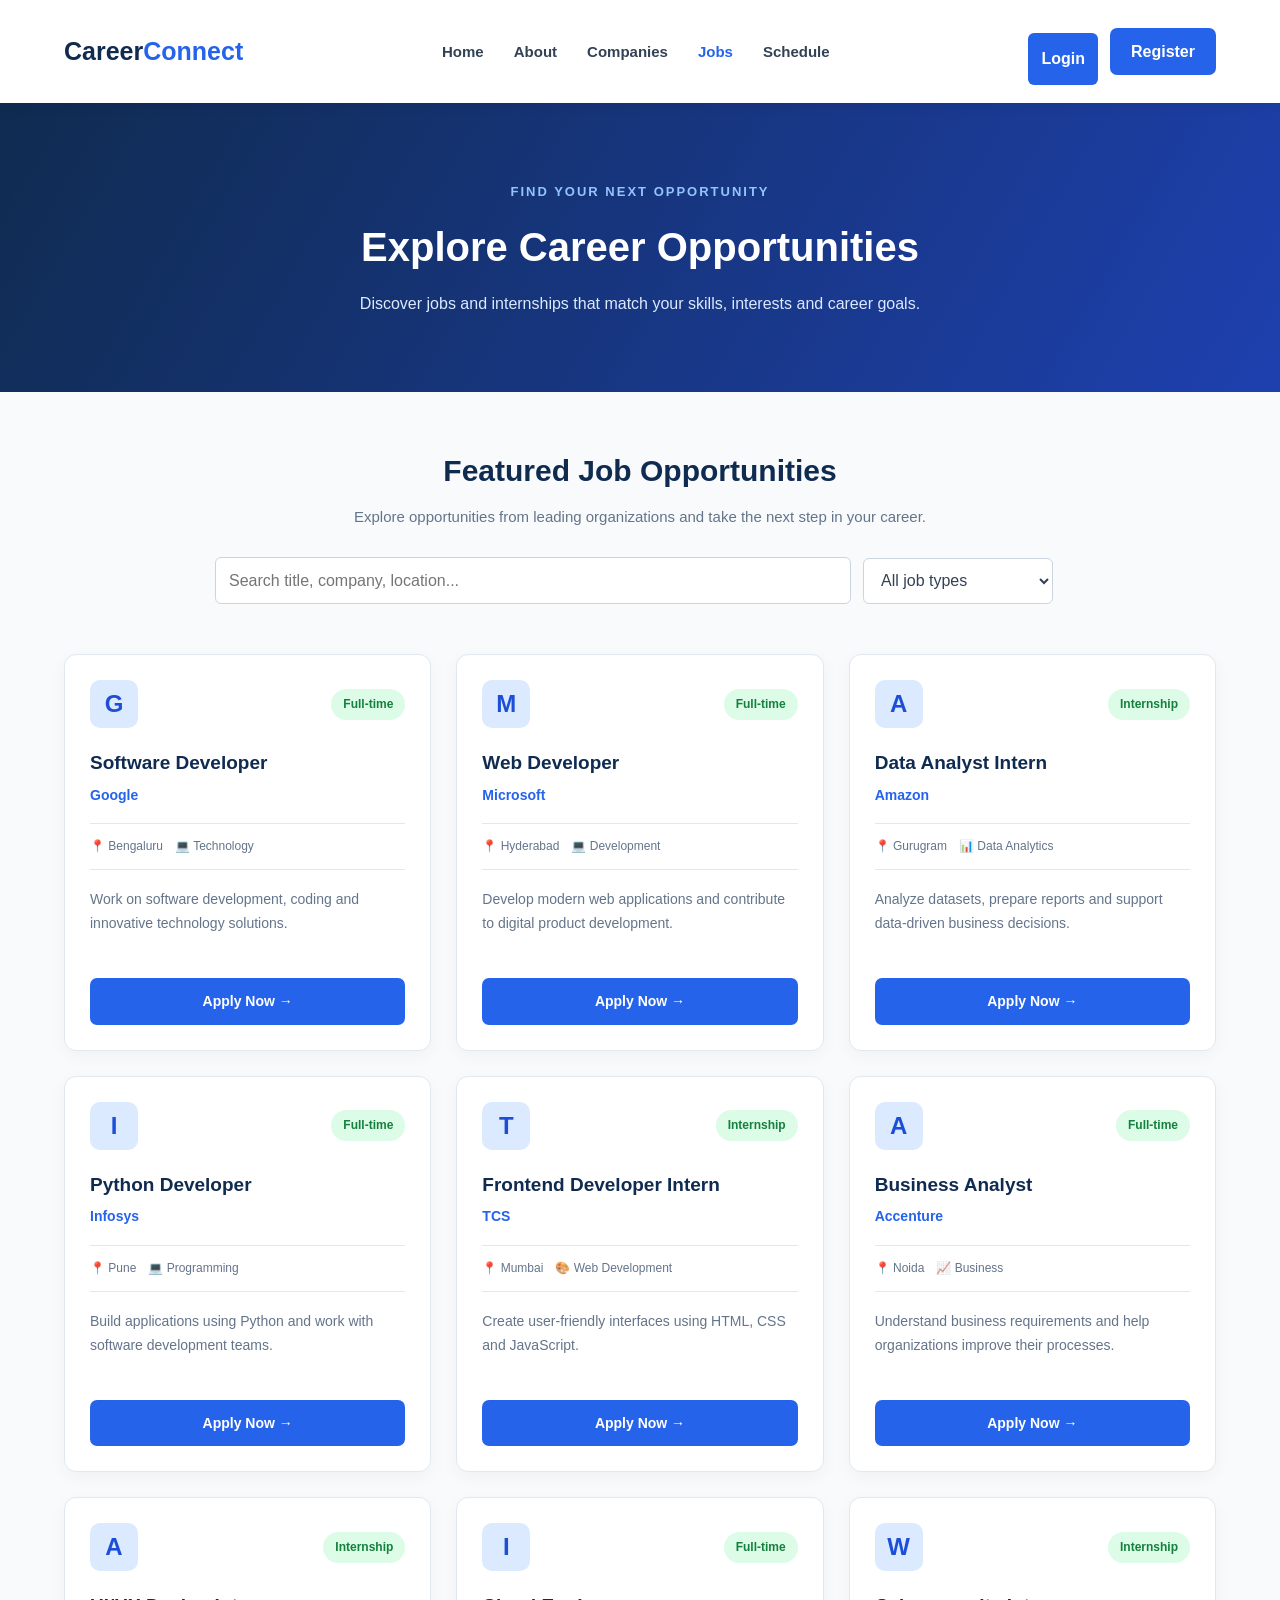
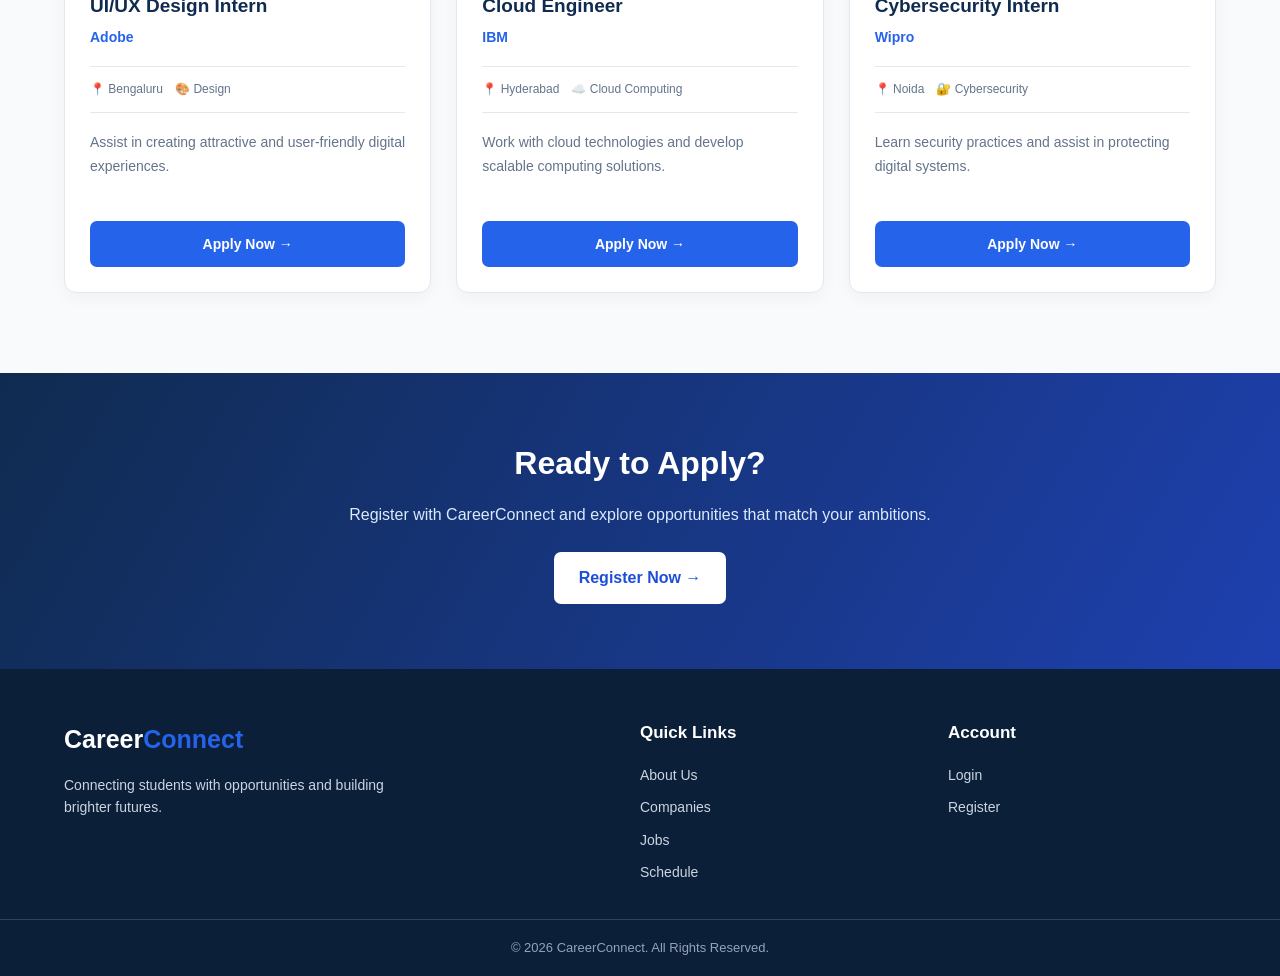
<file: jobs.html>
<!DOCTYPE html>
<html lang="en">
<head>
    <meta charset="UTF-8">
    <meta name="viewport" content="width=device-width, initial-scale=1.0">
    <title>Jobs | CareerConnect</title>
    <link rel="stylesheet" href="style.css">
    <script src="script.js" defer></script>
</head>

<body>

    <!-- NAVBAR -->
    <header class="navbar">
        <div class="container nav-container">

            <a href="index.html" class="logo">
                Career<span>Connect</span>
            </a>

            <nav>
                <ul class="nav-links">
                    <li><a href="index.html">Home</a></li>
                    <li><a href="about.html">About</a></li>
                    <li><a href="companies.html">Companies</a></li>
                    <li><a href="jobs.html" class="active">Jobs</a></li>
                    <li><a href="schedule.html">Schedule</a></li>
                </ul>
            </nav>

            <div class="nav-buttons">
                <a href="login.html" class="login-btn">Login</a>
                <a href="register.html" class="register-btn">Register</a>
            </div>
            <button class="menu-toggle" type="button" aria-label="Toggle navigation" aria-expanded="false">Menu</button>

        </div>
    </header>


    <!-- PAGE BANNER -->
    <section class="jobs-banner">
        <div class="container">
            <span>FIND YOUR NEXT OPPORTUNITY</span>
            <h1>Explore Career Opportunities</h1>
            <p>
                Discover jobs and internships that match your
                skills, interests and career goals.
            </p>
        </div>
    </section>


    <!-- JOB INTRODUCTION -->
    <section class="jobs-intro">
        <div class="container">
            <h2>Featured Job Opportunities</h2>
            <p>
                Explore opportunities from leading organizations
                and take the next step in your career.
            </p>
            <div class="job-filters" aria-label="Filter jobs">
                <label class="visually-hidden" for="jobSearch">Search jobs</label>
                <input id="jobSearch" type="search" placeholder="Search title, company, location...">
                <label class="visually-hidden" for="jobType">Job type</label>
                <select id="jobType">
                    <option value="">All job types</option>
                    <option value="Full-time">Full-time</option>
                    <option value="Internship">Internship</option>
                </select>
                <p id="jobResults" aria-live="polite"></p>
            </div>
        </div>
    </section>


    <!-- JOB LISTINGS -->
    <section class="jobs-section">
        <div class="container">

            <div class="jobs-grid">

                <!-- JOB 1 -->
                <div class="job-card">
                    <div class="job-top">
                        <div class="job-company-logo">G</div>
                        <span class="job-type">Full-time</span>
                    </div>

                    <h3>Software Developer</h3>
                    <p class="job-company">Google</p>

                    <div class="job-details">
                        <span>📍 Bengaluru</span>
                        <span>💻 Technology</span>
                    </div>

                    <p class="job-description">
                        Work on software development, coding
                        and innovative technology solutions.
                    </p>

                    <a href="login.html" class="apply-btn">Apply Now →</a>
                </div>


                <!-- JOB 2 -->
                <div class="job-card">
                    <div class="job-top">
                        <div class="job-company-logo">M</div>
                        <span class="job-type">Full-time</span>
                    </div>

                    <h3>Web Developer</h3>
                    <p class="job-company">Microsoft</p>

                    <div class="job-details">
                        <span>📍 Hyderabad</span>
                        <span>💻 Development</span>
                    </div>

                    <p class="job-description">
                        Develop modern web applications and
                        contribute to digital product development.
                    </p>

                    <a href="login.html" class="apply-btn">Apply Now →</a>
                </div>


                <!-- JOB 3 -->
                <div class="job-card">
                    <div class="job-top">
                        <div class="job-company-logo">A</div>
                        <span class="job-type">Internship</span>
                    </div>

                    <h3>Data Analyst Intern</h3>
                    <p class="job-company">Amazon</p>

                    <div class="job-details">
                        <span>📍 Gurugram</span>
                        <span>📊 Data Analytics</span>
                    </div>

                    <p class="job-description">
                        Analyze datasets, prepare reports and
                        support data-driven business decisions.
                    </p>

                    <a href="login.html" class="apply-btn">Apply Now →</a>
                </div>


                <!-- JOB 4 -->
                <div class="job-card">
                    <div class="job-top">
                        <div class="job-company-logo">I</div>
                        <span class="job-type">Full-time</span>
                    </div>

                    <h3>Python Developer</h3>
                    <p class="job-company">Infosys</p>

                    <div class="job-details">
                        <span>📍 Pune</span>
                        <span>💻 Programming</span>
                    </div>

                    <p class="job-description">
                        Build applications using Python and
                        work with software development teams.
                    </p>

                    <a href="login.html" class="apply-btn">Apply Now →</a>
                </div>


                <!-- JOB 5 -->
                <div class="job-card">
                    <div class="job-top">
                        <div class="job-company-logo">T</div>
                        <span class="job-type">Internship</span>
                    </div>

                    <h3>Frontend Developer Intern</h3>
                    <p class="job-company">TCS</p>

                    <div class="job-details">
                        <span>📍 Mumbai</span>
                        <span>🎨 Web Development</span>
                    </div>

                    <p class="job-description">
                        Create user-friendly interfaces using
                        HTML, CSS and JavaScript.
                    </p>

                    <a href="login.html" class="apply-btn">Apply Now →</a>
                </div>


                <!-- JOB 6 -->
                <div class="job-card">
                    <div class="job-top">
                        <div class="job-company-logo">A</div>
                        <span class="job-type">Full-time</span>
                    </div>

                    <h3>Business Analyst</h3>
                    <p class="job-company">Accenture</p>

                    <div class="job-details">
                        <span>📍 Noida</span>
                        <span>📈 Business</span>
                    </div>

                    <p class="job-description">
                        Understand business requirements and
                        help organizations improve their processes.
                    </p>

                    <a href="login.html" class="apply-btn">Apply Now →</a>
                </div>


                <!-- JOB 7 -->
                <div class="job-card">
                    <div class="job-top">
                        <div class="job-company-logo">A</div>
                        <span class="job-type">Internship</span>
                    </div>

                    <h3>UI/UX Design Intern</h3>
                    <p class="job-company">Adobe</p>

                    <div class="job-details">
                        <span>📍 Bengaluru</span>
                        <span>🎨 Design</span>
                    </div>

                    <p class="job-description">
                        Assist in creating attractive and
                        user-friendly digital experiences.
                    </p>

                    <a href="login.html" class="apply-btn">Apply Now →</a>
                </div>


                <!-- JOB 8 -->
                <div class="job-card">
                    <div class="job-top">
                        <div class="job-company-logo">I</div>
                        <span class="job-type">Full-time</span>
                    </div>

                    <h3>Cloud Engineer</h3>
                    <p class="job-company">IBM</p>

                    <div class="job-details">
                        <span>📍 Hyderabad</span>
                        <span>☁️ Cloud Computing</span>
                    </div>

                    <p class="job-description">
                        Work with cloud technologies and
                        develop scalable computing solutions.
                    </p>

                    <a href="login.html" class="apply-btn">Apply Now →</a>
                </div>


                <!-- JOB 9 -->
                <div class="job-card">
                    <div class="job-top">
                        <div class="job-company-logo">W</div>
                        <span class="job-type">Internship</span>
                    </div>

                    <h3>Cybersecurity Intern</h3>
                    <p class="job-company">Wipro</p>

                    <div class="job-details">
                        <span>📍 Noida</span>
                        <span>🔐 Cybersecurity</span>
                    </div>

                    <p class="job-description">
                        Learn security practices and assist
                        in protecting digital systems.
                    </p>

                    <a href="login.html" class="apply-btn">Apply Now →</a>
                </div>

            </div>

        </div>
    </section>


    <!-- CTA -->
    <section class="cta-section">
        <div class="container cta-container">
            <h2>Ready to Apply?</h2>
            <p>
                Register with CareerConnect and explore
                opportunities that match your ambitions.
            </p>
            <a href="register.html" class="cta-btn">Register Now →</a>
        </div>
    </section>


    <!-- FOOTER -->
    <footer class="footer">
        <div class="container footer-container">

            <div>
                <a href="index.html" class="footer-logo">
                    Career<span>Connect</span>
                </a>
                <p>
                    Connecting students with opportunities
                    and building brighter futures.
                </p>
            </div>

            <div class="footer-links">
                <h3>Quick Links</h3>
                <a href="about.html">About Us</a>
                <a href="companies.html">Companies</a>
                <a href="jobs.html">Jobs</a>
                <a href="schedule.html">Schedule</a>
            </div>

            <div class="footer-links">
                <h3>Account</h3>
                <a href="login.html">Login</a>
                <a href="register.html">Register</a>
            </div>

        </div>

        <div class="copyright">
            <p>© 2026 CareerConnect. All Rights Reserved.</p>
        </div>
    </footer>

</body>
</html>
</file>
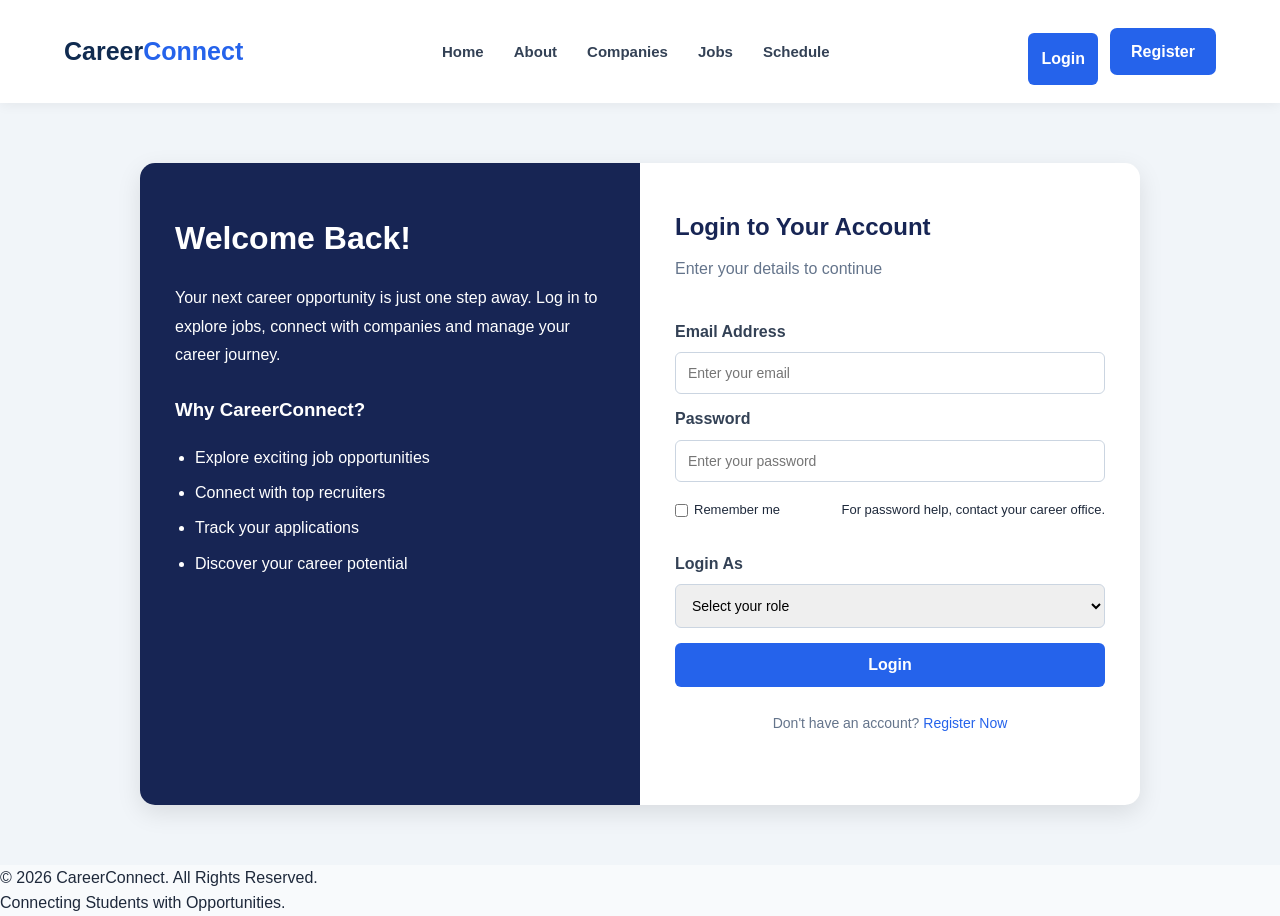
<file: login.html>
<!DOCTYPE html>
<html lang="en">
<head>
    <meta charset="UTF-8">
    <meta name="viewport" content="width=device-width, initial-scale=1.0">
    <title>Login | CareerConnect</title>
    <link rel="stylesheet" href="style.css">
    <script src="script.js" defer></script>
</head>

<body>

    <!-- NAVBAR -->
    <header class="navbar">
        <div class="container nav-container">
            <a href="index.html" class="logo">Career<span>Connect</span></a>
            <nav>
                <ul class="nav-links">
                    <li><a href="index.html">Home</a></li>
                    <li><a href="about.html">About</a></li>
                    <li><a href="companies.html">Companies</a></li>
                    <li><a href="jobs.html">Jobs</a></li>
                    <li><a href="schedule.html">Schedule</a></li>
                </ul>
            </nav>
            <div class="nav-buttons">
                <a href="login.html" class="login-btn active">Login</a>
                <a href="register.html" class="register-btn">Register</a>
            </div>
            <button class="menu-toggle" type="button" aria-label="Toggle navigation" aria-expanded="false">Menu</button>
        </div>
    </header>

    <!-- LOGIN SECTION -->
    <section class="login-section">

        <div class="login-container">

            <div class="login-info">
                <h1>Welcome Back!</h1>
                <p>
                    Your next career opportunity is just one step away.
                    Log in to explore jobs, connect with companies and
                    manage your career journey.
                </p>

                <h3>Why CareerConnect?</h3>
                <ul>
                    <li>Explore exciting job opportunities</li>
                    <li>Connect with top recruiters</li>
                    <li>Track your applications</li>
                    <li>Discover your career potential</li>
                </ul>
            </div>

            <div class="login-form">

                <h2>Login to Your Account</h2>
                <p>Enter your details to continue</p>

                <form>

                    <label for="email">Email Address</label>
                    <input
                        type="email"
                        id="email"
                        name="email"
                        placeholder="Enter your email"
                        required
                    >

                    <label for="password">Password</label>
                    <input
                        type="password"
                        id="password"
                        name="password"
                        placeholder="Enter your password"
                        required
                    >

                    <div class="login-options">
                        <label>
                            <input type="checkbox" name="remember">
                            Remember me
                        </label>
                        <span>For password help, contact your career office.</span>
                    </div>

                    <label for="role">Login As</label>
                    <select id="role" name="role" required>
                        <option value="">Select your role</option>
                        <option value="student">Student</option>
                    </select>

                    <button type="submit" class="login-btn">
                        Login
                    </button>

                </form>

                <p class="register-link">
                    Don't have an account?
                    <a href="register.html">Register Now</a>
                </p>

            </div>

        </div>

    </section>

    <!-- FOOTER -->
    <footer>
        <p>&copy; 2026 CareerConnect. All Rights Reserved.</p>
        <p>Connecting Students with Opportunities.</p>
    </footer>

</body>
</html>
</file>
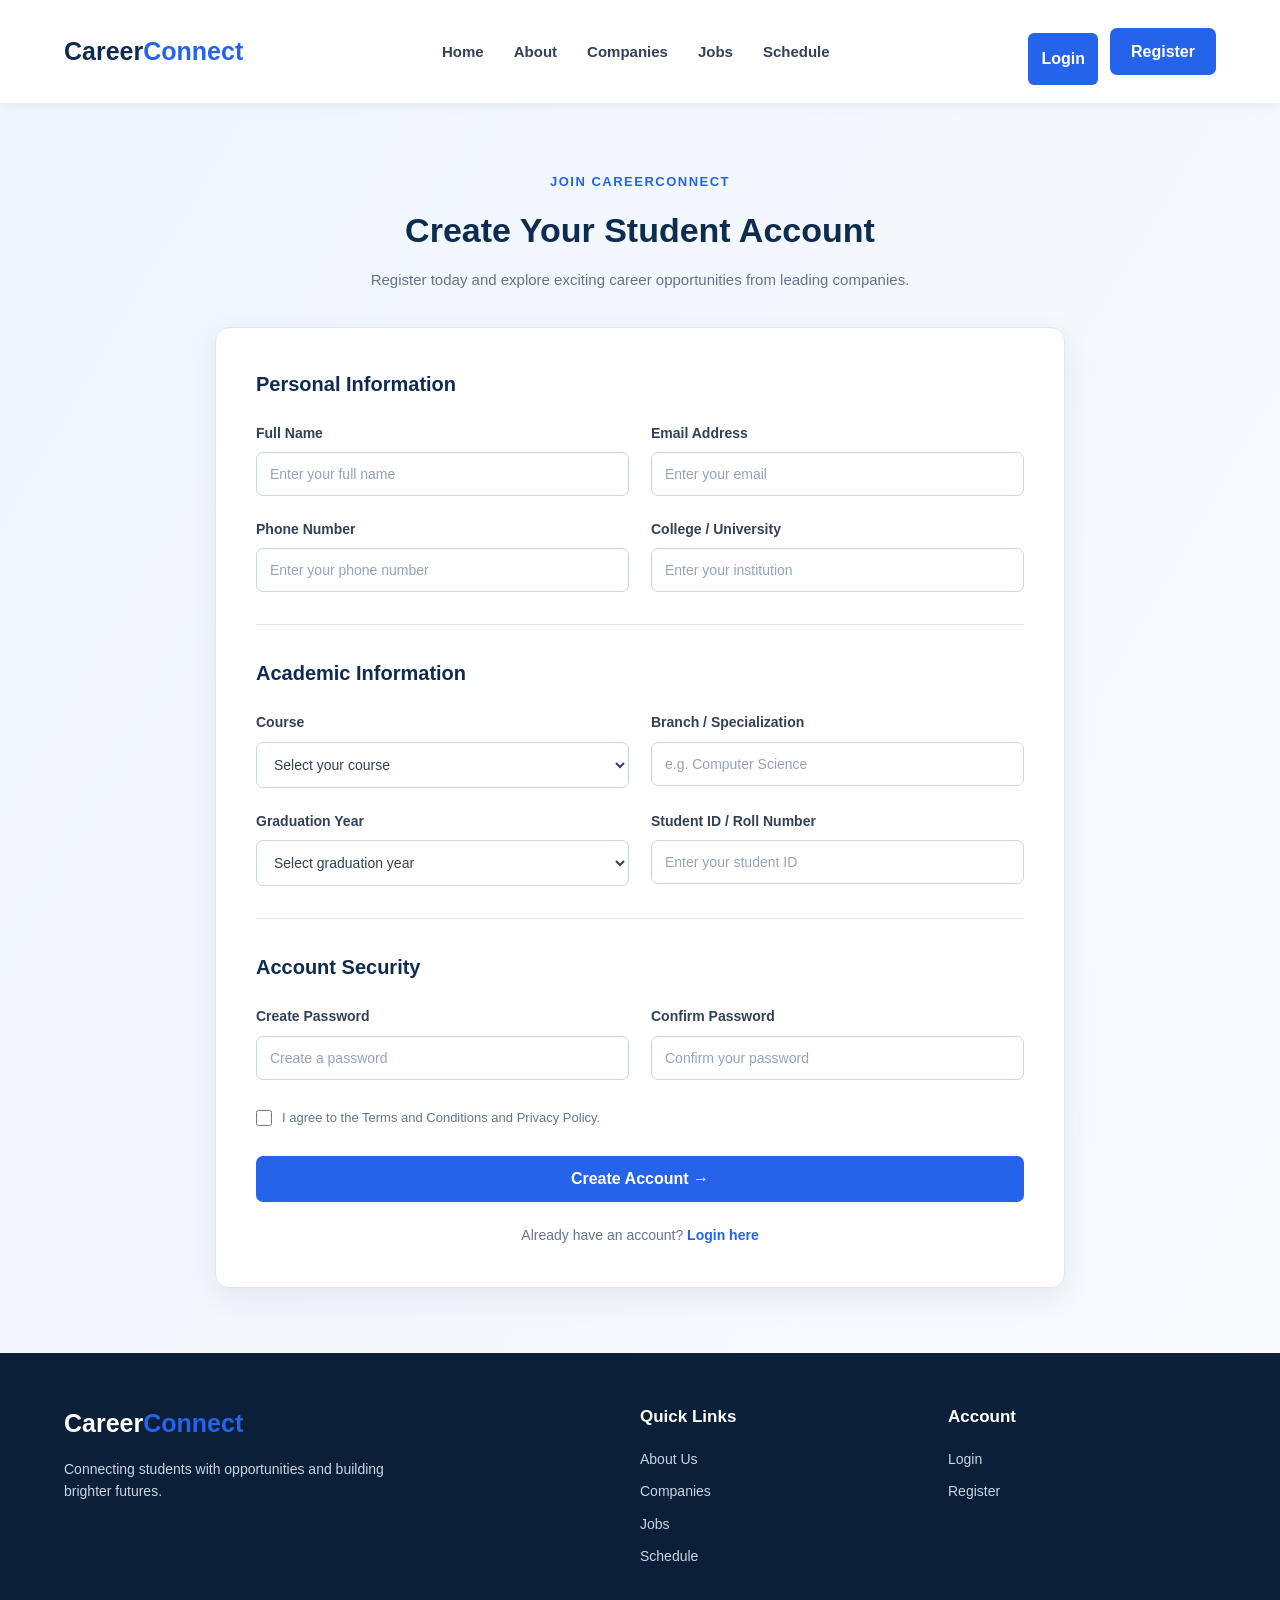
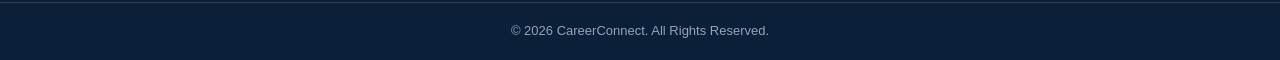
<file: register.html>
<!DOCTYPE html>
<html lang="en">
<head>
    <meta charset="UTF-8">
    <meta name="viewport" content="width=device-width, initial-scale=1.0">
    <title>Student Registration | CareerConnect</title>
    <link rel="stylesheet" href="style.css">
    <script src="script.js" defer></script>
</head>

<body>

    <!-- NAVBAR -->
    <header class="navbar">
        <div class="container nav-container">

            <a href="index.html" class="logo">
                Career<span>Connect</span>
            </a>

            <nav>
                <ul class="nav-links">
                    <li><a href="index.html">Home</a></li>
                    <li><a href="about.html">About</a></li>
                    <li><a href="companies.html">Companies</a></li>
                    <li><a href="jobs.html">Jobs</a></li>
                    <li><a href="schedule.html">Schedule</a></li>
                </ul>
            </nav>

            <div class="nav-buttons">
                <a href="login.html" class="login-btn">Login</a>
                <a href="register.html" class="register-btn active-btn">Register</a>
            </div>
            <button class="menu-toggle" type="button" aria-label="Toggle navigation" aria-expanded="false">Menu</button>

        </div>
    </header>


    <!-- REGISTRATION SECTION -->
    <section class="register-section">

        <div class="register-container">

            <div class="register-heading">
                <span>JOIN CAREERCONNECT</span>
                <h1>Create Your Student Account</h1>
                <p>
                    Register today and explore exciting career
                    opportunities from leading companies.
                </p>
            </div>


            <form class="register-form">

                <h2>Personal Information</h2>

                <div class="form-grid">

                    <div class="form-group">
                        <label for="fullName">Full Name</label>
                        <input type="text" id="fullName"
                            placeholder="Enter your full name" required>
                    </div>

                    <div class="form-group">
                        <label for="email">Email Address</label>
                        <input type="email" id="email"
                            placeholder="Enter your email" required>
                    </div>

                    <div class="form-group">
                        <label for="phone">Phone Number</label>
                        <input type="tel" id="phone"
                            placeholder="Enter your phone number"
                            pattern="[0-9]{10}" maxlength="10" required>
                    </div>

                    <div class="form-group">
                        <label for="college">College / University</label>
                        <input type="text" id="college"
                            placeholder="Enter your institution" required>
                    </div>

                </div>


                <div class="form-divider"></div>


                <h2>Academic Information</h2>

                <div class="form-grid">

                    <div class="form-group">
                        <label for="course">Course</label>
                        <select id="course" required>
                            <option value="">Select your course</option>
                            <option>B.Tech</option>
                            <option>BCA</option>
                            <option>MCA</option>
                            <option>MBA</option>
                            <option>BBA</option>
                            <option>B.Sc</option>
                            <option>Other</option>
                        </select>
                    </div>

                    <div class="form-group">
                        <label for="branch">Branch / Specialization</label>
                        <input type="text" id="branch"
                            placeholder="e.g. Computer Science" required>
                    </div>

                    <div class="form-group">
                        <label for="graduation">Graduation Year</label>
                        <select id="graduation" required>
                            <option value="">Select graduation year</option>
                            <option>2026</option>
                            <option>2027</option>
                            <option>2028</option>
                            <option>2029</option>
                            <option>2030</option>
                            <option>2031</option>
                        </select>
                    </div>

                    <div class="form-group">
                        <label for="studentId">Student ID / Roll Number</label>
                        <input type="text" id="studentId"
                            placeholder="Enter your student ID" required>
                    </div>

                </div>


                <div class="form-divider"></div>


                <h2>Account Security</h2>

                <div class="form-grid">

                    <div class="form-group">
                        <label for="password">Create Password</label>
                        <input type="password" id="password"
                            placeholder="Create a password"
                            minlength="8" required>
                    </div>

                    <div class="form-group">
                        <label for="confirmPassword">Confirm Password</label>
                        <input type="password" id="confirmPassword"
                            placeholder="Confirm your password"
                            minlength="8" required>
                    </div>

                </div>


                <div class="terms">
                    <input type="checkbox" id="terms" name="terms" required>
                    <label for="terms">
                        I agree to the Terms and Conditions
                        and Privacy Policy.
                    </label>
                </div>


                <button type="submit" class="submit-btn">
                    Create Account →
                </button>


                <p class="login-text">
                    Already have an account?
                    <a href="login.html">Login here</a>
                </p>

            </form>

        </div>

    </section>


    <!-- FOOTER -->
    <footer class="footer">
        <div class="container footer-container">

            <div>
                <a href="index.html" class="footer-logo">
                    Career<span>Connect</span>
                </a>
                <p>
                    Connecting students with opportunities
                    and building brighter futures.
                </p>
            </div>

            <div class="footer-links">
                <h3>Quick Links</h3>
                <a href="about.html">About Us</a>
                <a href="companies.html">Companies</a>
                <a href="jobs.html">Jobs</a>
                <a href="schedule.html">Schedule</a>
            </div>

            <div class="footer-links">
                <h3>Account</h3>
                <a href="login.html">Login</a>
                <a href="register.html">Register</a>
            </div>

        </div>

        <div class="copyright">
            <p>© 2026 CareerConnect. All Rights Reserved.</p>
        </div>
    </footer>

</body>
</html>
</file>
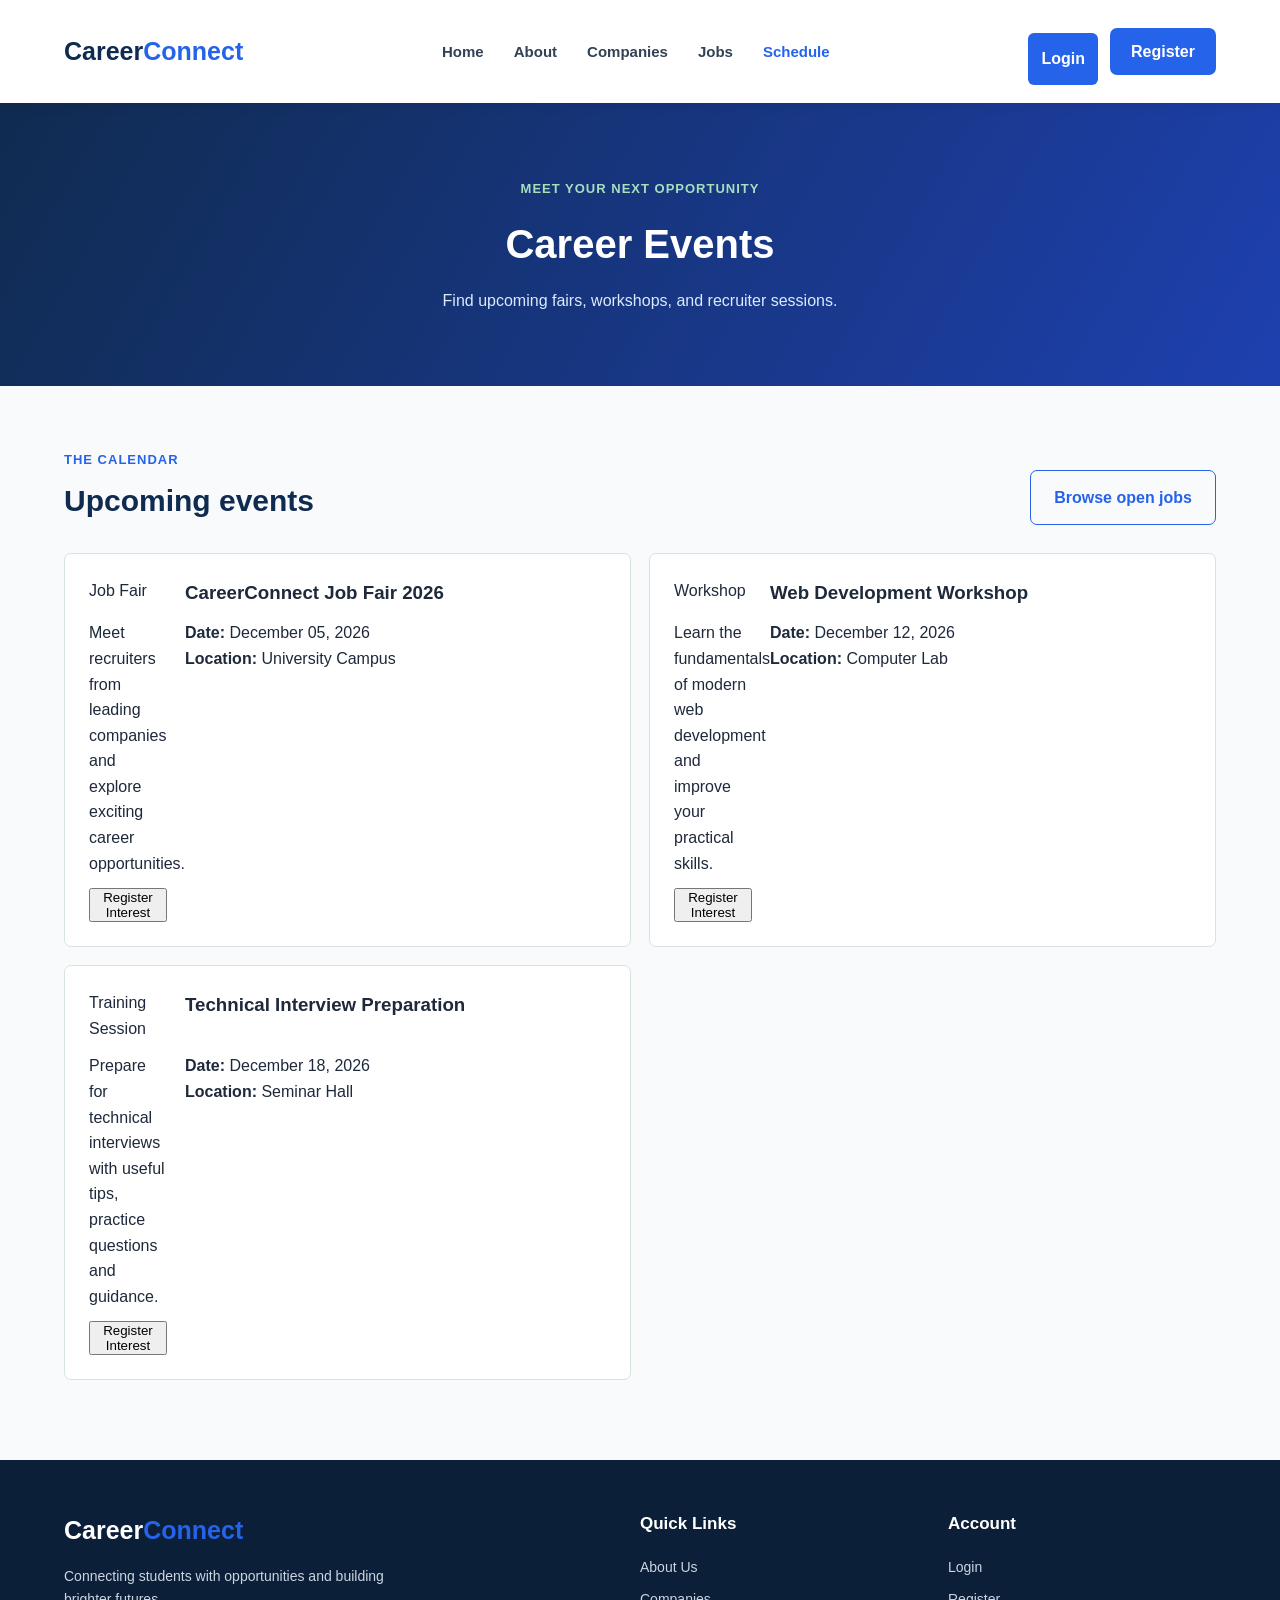
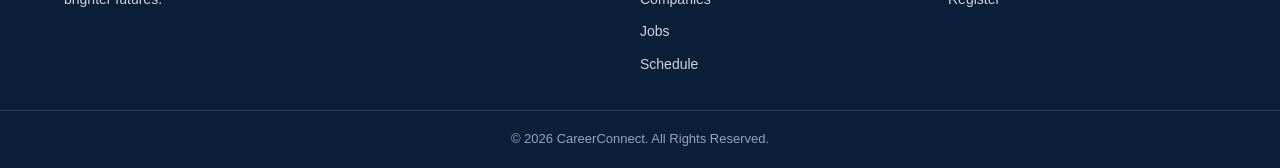
<file: schedule.html>
<!DOCTYPE html>
<html lang="en">
<head>
    <meta charset="UTF-8">
    <meta name="viewport" content="width=device-width, initial-scale=1.0">
    <title>Career Events | CareerConnect</title>
    <link rel="stylesheet" href="style.css">
    <script src="script.js" defer></script>
</head>
<body>
    <header class="navbar">
        <div class="container nav-container">
            <a href="index.html" class="logo">Career<span>Connect</span></a>
            <nav>
                <ul class="nav-links">
                    <li><a href="index.html">Home</a></li>
                    <li><a href="about.html">About</a></li>
                    <li><a href="companies.html">Companies</a></li>
                    <li><a href="jobs.html">Jobs</a></li>
                    <li><a href="schedule.html" class="active">Schedule</a></li>
                </ul>
            </nav>
            <div class="nav-buttons">
                <a href="login.html" class="login-btn">Login</a>
                <a href="register.html" class="register-btn">Register</a>
            </div>
            <button class="menu-toggle" type="button" aria-label="Toggle navigation" aria-expanded="false">Menu</button>
        </div>
    </header>

    <section class="schedule-banner">
        <div class="container">
            <span>MEET YOUR NEXT OPPORTUNITY</span>
            <h1>Career Events</h1>
            <p>Find upcoming fairs, workshops, and recruiter sessions.</p>
        </div>
    </section>

    <main class="schedule-section">
        <div class="container">
            <div class="schedule-heading">
                <div>
                    <span class="section-label">THE CALENDAR</span>
                    <h2>Upcoming events</h2>
                </div>
                <a href="jobs.html" class="secondary-btn">Browse open jobs</a>
            </div>
            <div class="events-grid" data-events aria-live="polite"></div>
        </div>
    </main>

    <footer class="footer">
        <div class="container footer-container">
            <div>
                <a href="index.html" class="footer-logo">Career<span>Connect</span></a>
                <p>Connecting students with opportunities and building brighter futures.</p>
            </div>
            <div class="footer-links">
                <h3>Quick Links</h3>
                <a href="about.html">About Us</a>
                <a href="companies.html">Companies</a>
                <a href="jobs.html">Jobs</a>
                <a href="schedule.html">Schedule</a>
            </div>
            <div class="footer-links">
                <h3>Account</h3>
                <a href="login.html">Login</a>
                <a href="register.html">Register</a>
            </div>
        </div>
        <div class="copyright"><p>© <span id="currentYear">2026</span> CareerConnect. All Rights Reserved.</p></div>
    </footer>
</body>
</html>
</file>
<file: style.css>
/* =========================
   GLOBAL STYLING
========================= */

* {
    margin: 0;
    padding: 0;
    box-sizing: border-box;
}

html {
    scroll-behavior: smooth;
}

body {
    font-family: Arial, sans-serif;
    background-color: #f8fafc;
    color: #1e293b;
    line-height: 1.6;
}

.container {
    width: 90%;
    max-width: 1200px;
    margin: auto;
}

a {
    text-decoration: none;
}


/* =========================
   NAVIGATION BAR
========================= */

.navbar {
    background-color: #ffffff;
    padding: 18px 0;
    box-shadow: 0 2px 12px rgba(0, 0, 0, 0.06);
    position: sticky;
    top: 0;
    z-index: 1000;
}

.nav-container {
    display: flex;
    align-items: center;
    justify-content: space-between;
}

.logo,
.footer-logo {
    font-size: 25px;
    font-weight: bold;
    color: #102b50;
}

.logo span,
.footer-logo span {
    color: #2563eb;
}

.nav-links {
    display: flex;
    list-style: none;
    gap: 30px;
}

.nav-links a {
    color: #334155;
    font-size: 15px;
    font-weight: 600;
    transition: 0.3s;
}

.nav-links a:hover,
.nav-links a.active {
    color: #2563eb;
}

.nav-buttons {
    display: flex;
    align-items: center;
    gap: 12px;
}

.login-btn {
    color: #102b50;
    font-weight: bold;
    padding: 10px 15px;
}

.register-btn {
    background-color: #2563eb;
    color: white;
    padding: 11px 21px;
    border-radius: 7px;
    font-weight: bold;
    transition: 0.3s;
}

.register-btn:hover {
    background-color: #1d4ed8;
}

.menu-toggle {
    display: none;
    border: none;
    background: none;
    font-size: 27px;
    cursor: pointer;
    color: #102b50;
}


/* =========================
   HERO SECTION
========================= */

.hero {
    background: linear-gradient(120deg, #eff6ff, #f8fafc);
    padding: 85px 0;
}

.hero-container {
    display: flex;
    align-items: center;
    justify-content: space-between;
    gap: 55px;
}

.hero-content {
    flex: 1;
}

.hero-tag {
    display: inline-block;
    color: #2563eb;
    background-color: #dbeafe;
    padding: 8px 15px;
    border-radius: 30px;
    font-size: 12px;
    font-weight: bold;
    letter-spacing: 1px;
    margin-bottom: 22px;
}

.hero-content h1 {
    font-size: 49px;
    line-height: 1.2;
    color: #102b50;
    margin-bottom: 22px;
}

.hero-content h1 span {
    color: #2563eb;
    display: block;
}

.hero-content p {
    font-size: 16px;
    color: #64748b;
    max-width: 520px;
    margin-bottom: 28px;
}

.hero-buttons {
    display: flex;
    gap: 15px;
    flex-wrap: wrap;
}

.primary-btn,
.secondary-btn {
    padding: 14px 23px;
    border-radius: 7px;
    font-weight: bold;
    display: inline-block;
    transition: 0.3s;
}

.primary-btn {
    background-color: #2563eb;
    color: white;
}

.primary-btn:hover {
    background-color: #1d4ed8;
    transform: translateY(-3px);
}

.secondary-btn {
    border: 1px solid #2563eb;
    color: #2563eb;
}

.secondary-btn:hover {
    background-color: #dbeafe;
}

.hero-note {
    margin-top: 25px;
    font-size: 14px;
    color: #64748b;
}

.hero-note span {
    color: #16a34a;
    font-weight: bold;
    margin-right: 5px;
}

.hero-image {
    flex: 1;
}

.hero-image img {
    width: 100%;
    height: 370px;
    object-fit: cover;
    border-radius: 18px;
    box-shadow: 0 15px 35px rgba(16, 43, 80, 0.15);
}


/* =========================
   STATISTICS SECTION
========================= */

.stats {
    background-color: #102b50;
    padding: 35px 0;
}

.stats-container {
    display: grid;
    grid-template-columns: repeat(4, 1fr);
    text-align: center;
    gap: 20px;
}

.stat-box h2 {
    color: #ffffff;
    font-size: 32px;
    margin-bottom: 5px;
}

.stat-box p {
    color: #cbd5e1;
    font-size: 14px;
}


/* =========================
   INTRODUCTION SECTION
========================= */

.intro-section {
    padding: 85px 0;
}

.section-heading {
    text-align: center;
    max-width: 700px;
    margin: 0 auto 45px;
}

.section-heading span {
    color: #2563eb;
    font-size: 13px;
    font-weight: bold;
    letter-spacing: 1px;
}

.section-heading h2 {
    font-size: 34px;
    color: #102b50;
    margin: 12px 0;
}

.section-heading p {
    color: #64748b;
    font-size: 15px;
}

.feature-grid {
    display: grid;
    grid-template-columns: repeat(3, 1fr);
    gap: 25px;
}

.feature-card {
    background-color: #ffffff;
    padding: 32px 25px;
    border-radius: 12px;
    border: 1px solid #e2e8f0;
    box-shadow: 0 5px 20px rgba(0, 0, 0, 0.04);
    transition: 0.3s;
}

.feature-card:hover {
    transform: translateY(-7px);
    box-shadow: 0 12px 25px rgba(37, 99, 235, 0.10);
}

.feature-icon {
    font-size: 35px;
    margin-bottom: 15px;
}

.feature-card h3 {
    color: #102b50;
    font-size: 20px;
    margin-bottom: 10px;
}

.feature-card p {
    color: #64748b;
    font-size: 14px;
}


/* =========================
   CALL TO ACTION
========================= */

.cta-section {
    background: linear-gradient(120deg, #102b50, #1e40af);
    padding: 65px 20px;
    text-align: center;
}

.cta-container h2 {
    color: #ffffff;
    font-size: 32px;
    margin-bottom: 12px;
}

.cta-container p {
    color: #dbeafe;
    margin-bottom: 25px;
}

.cta-btn {
    display: inline-block;
    background-color: #ffffff;
    color: #1d4ed8;
    padding: 13px 25px;
    border-radius: 7px;
    font-weight: bold;
    transition: 0.3s;
}

.cta-btn:hover {
    background-color: #dbeafe;
    transform: translateY(-3px);
}


/* =========================
   FOOTER
========================= */

.footer {
    background-color: #0b1f39;
    padding: 50px 0 0;
}

.footer-container {
    display: grid;
    grid-template-columns: 2fr 1fr 1fr;
    gap: 40px;
    padding-bottom: 35px;
}

.footer-logo {
    color: #ffffff;
    display: inline-block;
    margin-bottom: 15px;
}

.footer-container p {
    color: #cbd5e1;
    font-size: 14px;
    max-width: 350px;
}

.footer-links {
    display: flex;
    flex-direction: column;
    gap: 10px;
}

.footer-links h3 {
    color: #ffffff;
    font-size: 17px;
    margin-bottom: 8px;
}

.footer-links a {
    color: #cbd5e1;
    font-size: 14px;
    transition: 0.3s;
}

.footer-links a:hover {
    color: #60a5fa;
}

.copyright {
    border-top: 1px solid #334155;
    text-align: center;
    padding: 18px;
}

.copyright p {
    color: #94a3b8;
    font-size: 13px;
}


/* =========================
   RESPONSIVE DESIGN
========================= */

@media (max-width: 900px) {

    .nav-links {
        gap: 15px;
    }

    .hero-content h1 {
        font-size: 38px;
    }

    .hero-container {
        gap: 30px;
    }

    .hero-image img {
        height: 320px;
    }
}

@media (max-width: 700px) {

    .nav-container {
        flex-wrap: wrap;
    }

    .menu-toggle {
        display: block;
    }

    .nav-container nav {
        display: none;
        width: 100%;
    }

    .nav-container nav.show {
        display: block;
    }

    .nav-links {
        flex-direction: column;
        gap: 15px;
        padding-top: 20px;
    }

    .nav-buttons {
        width: 100%;
        margin-top: 15px;
    }

    .hero {
        padding: 55px 0;
    }

    .hero-container {
        flex-direction: column;
    }

    .hero-content h1 {
        font-size: 36px;
    }

    .hero-image {
        width: 100%;
    }

    .hero-image img {
        height: 280px;
    }

    .stats-container {
        grid-template-columns: repeat(2, 1fr);
        row-gap: 30px;
    }

    .feature-grid {
        grid-template-columns: 1fr;
    }

    .section-heading h2 {
        font-size: 27px;
    }

    .cta-container h2 {
        font-size: 26px;
    }

    .footer-container {
        grid-template-columns: 1fr;
        gap: 30px;
    }
}

/* =========================
   ABOUT PAGE
========================= */

.about-banner {
    background: linear-gradient(120deg, #102b50, #1e40af);
    padding: 75px 0;
    text-align: center;
}

.about-banner span {
    color: #93c5fd;
    font-size: 13px;
    font-weight: bold;
    letter-spacing: 2px;
}

.about-banner h1 {
    color: white;
    font-size: 42px;
    margin: 12px 0;
}

.about-banner p {
    color: #dbeafe;
    font-size: 16px;
}


/* ABOUT CONTENT */

.about-content {
    padding: 85px 0;
}

.about-container {
    display: grid;
    grid-template-columns: 1fr 1fr;
    align-items: center;
    gap: 55px;
}

.section-label {
    color: #2563eb;
    font-size: 13px;
    font-weight: bold;
    letter-spacing: 1px;
}

.about-text h2 {
    color: #102b50;
    font-size: 34px;
    line-height: 1.3;
    margin: 15px 0 20px;
}

.about-text p {
    color: #64748b;
    font-size: 15px;
    margin-bottom: 15px;
}

.about-image img {
    width: 100%;
    height: 380px;
    object-fit: cover;
    border-radius: 15px;
    box-shadow: 0 12px 30px rgba(16, 43, 80, 0.12);
}


/* MISSION AND VISION */

.mission-section {
    background-color: #eff6ff;
    padding: 75px 0;
}

.mission-grid {
    display: grid;
    grid-template-columns: repeat(2, 1fr);
    gap: 30px;
}

.mission-card {
    background: white;
    padding: 38px;
    border-radius: 12px;
    border: 1px solid #e2e8f0;
    transition: 0.3s;
}

.mission-card:hover {
    transform: translateY(-5px);
    box-shadow: 0 10px 25px rgba(0, 0, 0, 0.06);
}

.mission-icon {
    font-size: 38px;
    margin-bottom: 15px;
}

.mission-card h2 {
    color: #102b50;
    font-size: 23px;
    margin-bottom: 12px;
}

.mission-card p {
    color: #64748b;
    font-size: 15px;
}


/* WHY CHOOSE US */

.why-section {
    padding: 85px 0;
}

.why-grid {
    display: grid;
    grid-template-columns: repeat(3, 1fr);
    gap: 25px;
}

.why-card {
    background: white;
    padding: 30px 25px;
    border: 1px solid #e2e8f0;
    border-radius: 12px;
    transition: 0.3s;
}

.why-card:hover {
    transform: translateY(-6px);
    box-shadow: 0 10px 25px rgba(37, 99, 235, 0.09);
}

.why-icon {
    font-size: 34px;
    margin-bottom: 15px;
}

.why-card h3 {
    color: #102b50;
    font-size: 19px;
    margin-bottom: 10px;
}

.why-card p {
    color: #64748b;
    font-size: 14px;
}


/* ABOUT PAGE RESPONSIVENESS */

@media (max-width: 700px) {

    .about-banner h1 {
        font-size: 32px;
    }

    .about-container {
        grid-template-columns: 1fr;
        gap: 30px;
    }

    .about-text h2 {
        font-size: 28px;
    }

    .about-image img {
        height: 280px;
    }

    .mission-grid,
    .why-grid {
        grid-template-columns: 1fr;
    }
}

/* =========================
   COMPANIES PAGE
========================= */

.companies-banner {
    background: linear-gradient(120deg, #102b50, #1e40af);
    padding: 75px 0;
    text-align: center;
}

.companies-banner span {
    color: #93c5fd;
    font-size: 13px;
    font-weight: bold;
    letter-spacing: 2px;
}

.companies-banner h1 {
    color: white;
    font-size: 40px;
    margin: 12px 0;
}

.companies-banner p {
    color: #dbeafe;
    font-size: 16px;
}

.companies-intro {
    text-align: center;
    padding: 55px 0 25px;
}

.companies-intro h2 {
    color: #102b50;
    font-size: 30px;
    margin-bottom: 10px;
}

.companies-intro p {
    color: #64748b;
    font-size: 15px;
}

.companies-section {
    padding: 25px 0 80px;
}

.companies-grid {
    display: grid;
    grid-template-columns: repeat(3, 1fr);
    gap: 25px;
}

.company-card {
    background: white;
    padding: 28px;
    border-radius: 12px;
    border: 1px solid #e2e8f0;
    box-shadow: 0 5px 18px rgba(0, 0, 0, 0.04);
    transition: 0.3s;
}

.company-card:hover {
    transform: translateY(-6px);
    box-shadow: 0 12px 25px rgba(37, 99, 235, 0.10);
}

.company-image {
    height: 85px;
    display: flex;
    align-items: center;
    justify-content: flex-start;
    margin-bottom: 20px;
}

.company-image img {
    max-width: 110px;
    max-height: 65px;
    object-fit: contain;
}

.company-category {
    display: inline-block;
    background: #dbeafe;
    color: #1d4ed8;
    padding: 5px 12px;
    border-radius: 20px;
    font-size: 12px;
    font-weight: bold;
    margin-bottom: 12px;
}

.company-card h3 {
    color: #102b50;
    font-size: 20px;
    margin-bottom: 10px;
}

.company-card p {
    color: #64748b;
    font-size: 14px;
    line-height: 1.7;
    min-height: 72px;
    margin-bottom: 20px;
}

.company-btn {
    display: inline-block;
    color: #2563eb;
    font-size: 14px;
    font-weight: bold;
    transition: 0.3s;
}

.company-btn:hover {
    color: #102b50;
}


/* COMPANIES RESPONSIVENESS */

@media (max-width: 900px) {
    .companies-grid {
        grid-template-columns: repeat(2, 1fr);
    }
}

@media (max-width: 700px) {
    .companies-banner h1 {
        font-size: 31px;
    }

    .companies-grid {
        grid-template-columns: 1fr;
    }

    .companies-intro h2 {
        font-size: 25px;
    }
}

/* =========================
   JOBS PAGE
========================= */

.jobs-banner {
    background: linear-gradient(120deg, #102b50, #1e40af);
    padding: 75px 0;
    text-align: center;
}

.jobs-banner span {
    color: #93c5fd;
    font-size: 13px;
    font-weight: bold;
    letter-spacing: 2px;
}

.jobs-banner h1 {
    color: white;
    font-size: 40px;
    margin: 12px 0;
}

.jobs-banner p {
    color: #dbeafe;
    font-size: 16px;
}

.jobs-intro {
    text-align: center;
    padding: 55px 0 25px;
}

.jobs-intro h2 {
    color: #102b50;
    font-size: 30px;
    margin-bottom: 10px;
}

.jobs-intro p {
    color: #64748b;
    font-size: 15px;
}

.jobs-section {
    padding: 25px 0 80px;
}

.jobs-grid {
    display: grid;
    grid-template-columns: repeat(3, 1fr);
    gap: 25px;
}

.job-card {
    background: #ffffff;
    padding: 25px;
    border: 1px solid #e2e8f0;
    border-radius: 12px;
    box-shadow: 0 5px 18px rgba(0, 0, 0, 0.04);
    transition: 0.3s;
}

.job-card:hover {
    transform: translateY(-6px);
    box-shadow: 0 12px 25px rgba(37, 99, 235, 0.10);
}

.job-top {
    display: flex;
    align-items: center;
    justify-content: space-between;
    margin-bottom: 20px;
}

.job-company-logo {
    width: 48px;
    height: 48px;
    background: #dbeafe;
    color: #1d4ed8;
    border-radius: 10px;
    display: flex;
    align-items: center;
    justify-content: center;
    font-size: 24px;
    font-weight: bold;
}

.job-type {
    background: #dcfce7;
    color: #15803d;
    padding: 6px 12px;
    border-radius: 20px;
    font-size: 12px;
    font-weight: bold;
}

.job-card h3 {
    color: #102b50;
    font-size: 19px;
    margin-bottom: 5px;
}

.job-company {
    color: #2563eb;
    font-weight: bold;
    font-size: 14px;
    margin-bottom: 17px;
}

.job-details {
    display: flex;
    flex-wrap: wrap;
    gap: 12px;
    padding: 13px 0;
    border-top: 1px solid #e2e8f0;
    border-bottom: 1px solid #e2e8f0;
}

.job-details span {
    color: #64748b;
    font-size: 12px;
}

.job-description {
    color: #64748b;
    font-size: 14px;
    line-height: 1.7;
    margin: 18px 0;
    min-height: 72px;
}

.apply-btn {
    display: block;
    text-align: center;
    background: #2563eb;
    color: white;
    padding: 12px;
    border-radius: 7px;
    font-size: 14px;
    font-weight: bold;
    transition: 0.3s;
}

.apply-btn:hover {
    background: #1d4ed8;
}


/* JOBS RESPONSIVENESS */

@media (max-width: 900px) {
    .jobs-grid {
        grid-template-columns: repeat(2, 1fr);
    }
}

@media (max-width: 700px) {
    .jobs-banner h1 {
        font-size: 31px;
    }

    .jobs-intro h2 {
        font-size: 25px;
    }

    .jobs-grid {
        grid-template-columns: 1fr;
    }
}

/* =========================
   REGISTRATION PAGE
========================= */

.register-section {
    background: linear-gradient(120deg, #eff6ff, #f8fafc);
    padding: 65px 20px;
}

.register-container {
    max-width: 850px;
    margin: auto;
}

.register-heading {
    text-align: center;
    margin-bottom: 35px;
}

.register-heading span {
    color: #2563eb;
    font-size: 13px;
    font-weight: bold;
    letter-spacing: 1.5px;
}

.register-heading h1 {
    color: #102b50;
    font-size: 34px;
    margin: 10px 0;
}

.register-heading p {
    color: #64748b;
    font-size: 15px;
}

.register-form {
    background: #ffffff;
    padding: 40px;
    border-radius: 14px;
    border: 1px solid #e2e8f0;
    box-shadow: 0 10px 30px rgba(16, 43, 80, 0.08);
}

.register-form h2 {
    color: #102b50;
    font-size: 20px;
    margin-bottom: 22px;
}

.form-grid {
    display: grid;
    grid-template-columns: repeat(2, 1fr);
    gap: 22px;
}

.form-group {
    display: flex;
    flex-direction: column;
}

.form-group label {
    color: #334155;
    font-size: 14px;
    font-weight: bold;
    margin-bottom: 8px;
}

.form-group input,
.form-group select {
    width: 100%;
    padding: 13px;
    border: 1px solid #cbd5e1;
    border-radius: 7px;
    background: #ffffff;
    color: #334155;
    font-size: 14px;
    outline: none;
    transition: 0.3s;
}

.form-group input:focus,
.form-group select:focus {
    border-color: #2563eb;
    box-shadow: 0 0 0 3px rgba(37, 99, 235, 0.10);
}

.form-group input::placeholder {
    color: #94a3b8;
}

.form-divider {
    height: 1px;
    background: #e2e8f0;
    margin: 32px 0;
}

.terms {
    display: flex;
    align-items: center;
    gap: 10px;
    margin: 28px 0;
}

.terms input {
    width: 16px;
    height: 16px;
    accent-color: #2563eb;
}

.terms label {
    color: #64748b;
    font-size: 13px;
}

.submit-btn {
    width: 100%;
    padding: 14px;
    border: none;
    border-radius: 7px;
    background: #2563eb;
    color: #ffffff;
    font-size: 16px;
    font-weight: bold;
    cursor: pointer;
    transition: 0.3s;
}

.submit-btn:hover {
    background: #1d4ed8;
}

.login-text {
    text-align: center;
    color: #64748b;
    font-size: 14px;
    margin-top: 22px;
}

.login-text a {
    color: #2563eb;
    font-weight: bold;
}

.login-text a:hover {
    text-decoration: underline;
}


/* REGISTRATION RESPONSIVENESS */

@media (max-width: 700px) {

    .register-section {
        padding: 40px 15px;
    }

    .register-heading h1 {
        font-size: 27px;
    }

    .register-form {
        padding: 25px 20px;
    }

    .form-grid {
        grid-template-columns: 1fr;
    }
}

/* LOGIN PAGE */

.login-section {
    min-height: 80vh;
    display: flex;
    justify-content: center;
    align-items: center;
    padding: 60px 8%;
    background-color: #f1f5f9;
}

.login-container {
    width: 100%;
    max-width: 1000px;
    display: grid;
    grid-template-columns: 1fr 1fr;
    background: white;
    border-radius: 15px;
    overflow: hidden;
    box-shadow: 0 8px 25px rgba(0, 0, 0, 0.1);
}

.login-info {
    background: #172554;
    color: white;
    padding: 50px 35px;
}

.login-info h1 {
    font-size: 32px;
    margin-bottom: 20px;
}

.login-info p {
    line-height: 1.8;
    margin-bottom: 25px;
}

.login-info h3 {
    margin-bottom: 15px;
}

.login-info ul {
    padding-left: 20px;
    line-height: 2.2;
}

.login-form {
    padding: 45px 35px;
}

.login-form h2 {
    color: #172554;
    margin-bottom: 10px;
}

.login-form > p {
    color: #64748b;
    margin-bottom: 25px;
}

.login-form form {
    display: flex;
    flex-direction: column;
}

.login-form form > label {
    margin: 12px 0 8px;
    font-weight: 600;
    color: #334155;
}

.login-form input:not([type="checkbox"]),
.login-form select {
    width: 100%;
    padding: 12px;
    border: 1px solid #cbd5e1;
    border-radius: 6px;
    font-size: 14px;
    outline: none;
}

.login-form input:focus,
.login-form select:focus {
    border-color: #2563eb;
}

.login-options {
    display: flex;
    justify-content: space-between;
    align-items: center;
    gap: 10px;
    margin: 18px 0;
    font-size: 13px;
}

.login-options label {
    display: flex;
    align-items: center;
    gap: 6px;
}

.login-options a,
.register-link a {
    color: #2563eb;
    text-decoration: none;
}

.login-btn {
    background: #2563eb;
    color: white;
    border: none;
    padding: 13px;
    border-radius: 6px;
    font-size: 16px;
    font-weight: bold;
    cursor: pointer;
    margin-top: 15px;
}

.login-btn:hover {
    background: #172554;
}

.login-form .register-link {
    text-align: center;
    margin-top: 25px;
    font-size: 14px;
}

@media (max-width: 768px) {
    .login-container {
        grid-template-columns: 1fr;
    }

    .login-info,
    .login-form {
        padding: 30px 25px;
    }

    .login-options {
        flex-wrap: wrap;
    }
}

/* DEMO DATA AND INTERACTIONS */

.menu-toggle {
    border: 1px solid #cbd5e1;
    border-radius: 6px;
    padding: 8px 11px;
    font-size: 13px;
    font-weight: bold;
}

.account-welcome {
    color: #334155;
    font-size: 14px;
    font-weight: bold;
}

.account-logout {
    padding: 10px 14px;
    border: 1px solid #cbd5e1;
    border-radius: 6px;
    background: white;
    color: #102b50;
    font-weight: bold;
    cursor: pointer;
}

.job-filters {
    display: grid;
    grid-template-columns: minmax(220px, 1fr) 190px auto;
    align-items: center;
    gap: 12px;
    max-width: 850px;
    margin: 28px auto 0;
    text-align: left;
}

.job-filters input,
.job-filters select {
    width: 100%;
    min-height: 46px;
    padding: 10px 13px;
    border: 1px solid #cbd5e1;
    border-radius: 6px;
    background: #fff;
    color: #334155;
    font: inherit;
}

#jobResults {
    color: #64748b;
    font-size: 13px;
    white-space: nowrap;
}

.empty-state {
    grid-column: 1 / -1;
    padding: 30px;
    color: #64748b;
    text-align: center;
}

.company-image-fallback {
    display: grid;
    place-items: center;
    background: #e2f1e9;
    color: #24744d;
    font-size: 28px;
    font-weight: bold;
}

.company-image-fallback img {
    display: none;
}

.site-notice {
    position: fixed;
    z-index: 1100;
    right: 20px;
    bottom: 20px;
    max-width: min(440px, calc(100vw - 40px));
    padding: 14px 18px;
    border-left: 4px solid #24744d;
    border-radius: 5px;
    background: #fff;
    box-shadow: 0 8px 28px rgba(16, 43, 80, 0.18);
    color: #1e293b;
    opacity: 0;
    pointer-events: none;
    transform: translateY(8px);
    transition: opacity 180ms ease, transform 180ms ease;
}

.site-notice.is-visible {
    opacity: 1;
    transform: translateY(0);
}

.site-notice.is-error {
    border-color: #b94132;
}

.schedule-banner {
    padding: 72px 0;
    background: linear-gradient(120deg, #102b50, #1e40af);
    text-align: center;
}

.schedule-banner span {
    color: #a7dfbd;
    font-size: 13px;
    font-weight: bold;
    letter-spacing: 1px;
}

.schedule-banner h1 {
    margin: 12px 0;
    color: #fff;
    font-size: 40px;
}

.schedule-banner p {
    color: #dbeafe;
}

.schedule-section {
    min-height: 55vh;
    padding: 60px 0 80px;
}

.schedule-heading {
    display: flex;
    align-items: end;
    justify-content: space-between;
    gap: 20px;
    margin-bottom: 28px;
}

.schedule-heading h2 {
    margin-top: 6px;
    color: #102b50;
    font-size: 30px;
}

.events-grid {
    display: grid;
    grid-template-columns: repeat(2, minmax(0, 1fr));
    gap: 18px;
}

.event-card {
    display: grid;
    grid-template-columns: 78px 1fr;
    gap: 12px 18px;
    padding: 24px;
    border: 1px solid #d8e2de;
    border-radius: 7px;
    background: #fff;
}

.event-date {
    display: grid;
    min-height: 68px;
    place-items: center;
    border-radius: 5px;
    background: #e2f1e9;
    color: #24744d;
    font-size: 20px;
    font-weight: bold;
}

.event-content h2 {
    margin: 6px 0;
    color: #102b50;
    font-size: 20px;
}

.event-content p,
.event-meta {
    color: #64748b;
    font-size: 14px;
}

.event-meta,
.event-card .company-btn {
    grid-column: 1 / -1;
}

.event-card .company-btn {
    justify-self: start;
    border: 0;
    cursor: pointer;
    font: inherit;
    font-weight: bold;
}

.visually-hidden {
    position: absolute;
    width: 1px;
    height: 1px;
    overflow: hidden;
    clip: rect(0, 0, 0, 0);
    white-space: nowrap;
    clip-path: inset(50%);
}

button:disabled {
    cursor: wait;
    opacity: 0.7;
}

@media (max-width: 700px) {
    .job-filters {
        grid-template-columns: 1fr;
        text-align: left;
    }

    .events-grid {
        grid-template-columns: 1fr;
    }

    .schedule-heading {
        align-items: start;
        flex-direction: column;
    }

    .schedule-banner h1 {
        font-size: 32px;
    }
}
</file>
